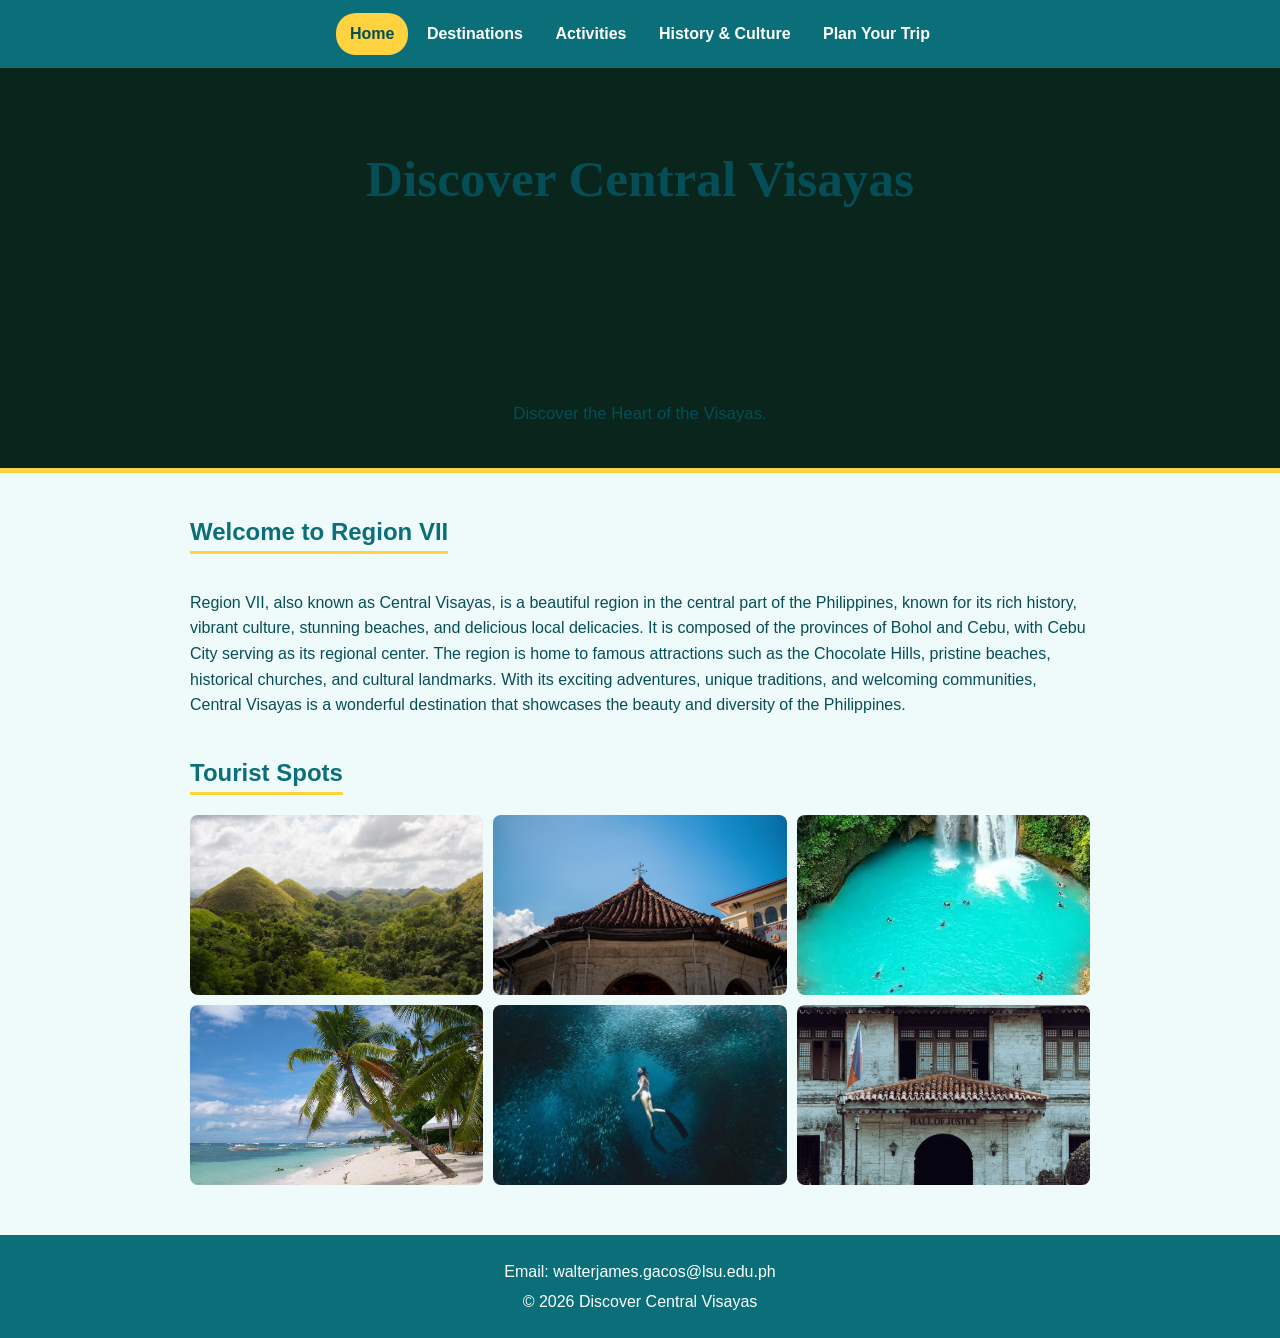
<file: Website Folder/index.html>
<!DOCTYPE html>
<html lang="en">
<head>
  <meta charset="UTF-8">
  <meta name="viewport" content="width=device-width, initial-scale=1.0">
  <title>Home | Discover Central Visayas</title>
  <link rel="stylesheet" href="style.css">
</head>
<body>

  <nav>
    <a class="active" href="index.html">Home</a>
    <a href="destinations.html">Destinations</a>
    <a href="activities.html">Activities</a>
    <a href="history.html">History &amp; Culture</a>
    <a href="plan-trip.html">Plan Your Trip</a>
  </nav>

  <header class="page-hero">
    <video class="page-hero-video" autoplay muted loop playsinline preload="metadata">
      <source src="../Asset Folder/Videos/Region 7 - Central Visayas ‖ Tourism Ad.mp4" type="video/mp4">
    </video>
    <h1>Discover Central Visayas</h1>
    <p>Discover the Heart of the Visayas.</p>
  </header>

  <main>
    <section>
      <h2>Welcome to Region VII</h2>
      <p>Region VII, also known as Central Visayas, is a beautiful region in the central part of the Philippines, known for its rich history, vibrant culture, stunning beaches, and delicious local delicacies. 
      It is composed of the provinces of Bohol and Cebu, with Cebu City serving as its regional center. The region is home to famous attractions such as the Chocolate Hills, pristine beaches, historical churches, 
      and cultural landmarks. With its exciting adventures, unique traditions, and welcoming communities, Central Visayas is a wonderful destination that showcases the beauty and diversity of the Philippines.</p>
    </section>

    <section>
      <h2>Tourist Spots</h2>
      <div class="gallery">
        <img src="../Asset Folder/Images/chocolate-hills.avif" alt="chocolate-hills">
        <img src="../Asset Folder/Images/Magellan's-Cross-Pavillion.jpg" alt="Magellan">
        <img src="../Asset Folder/Images/Kawasan-Falls(2).jpg" alt="Kawasan-Falls">
        <img src="../Asset Folder/Images/Alona_Beach.jpg" alt="Alona_Beach">
        <img src="../Asset Folder/Images/Moalboal-Sardine-Run(2).jpg" alt="Moalboal-Sardine-Run">
        <img src="../Asset Folder/Images/Hall-Of-Justice.jpg" alt="Hall-Of-Justice">
    </section>
  </main>

  <footer>
    <p>Email: walterjames.gacos@lsu.edu.ph</p>
    <p>&copy; 2026 Discover Central Visayas</p>
  </footer>

</body>
</html>
</file>
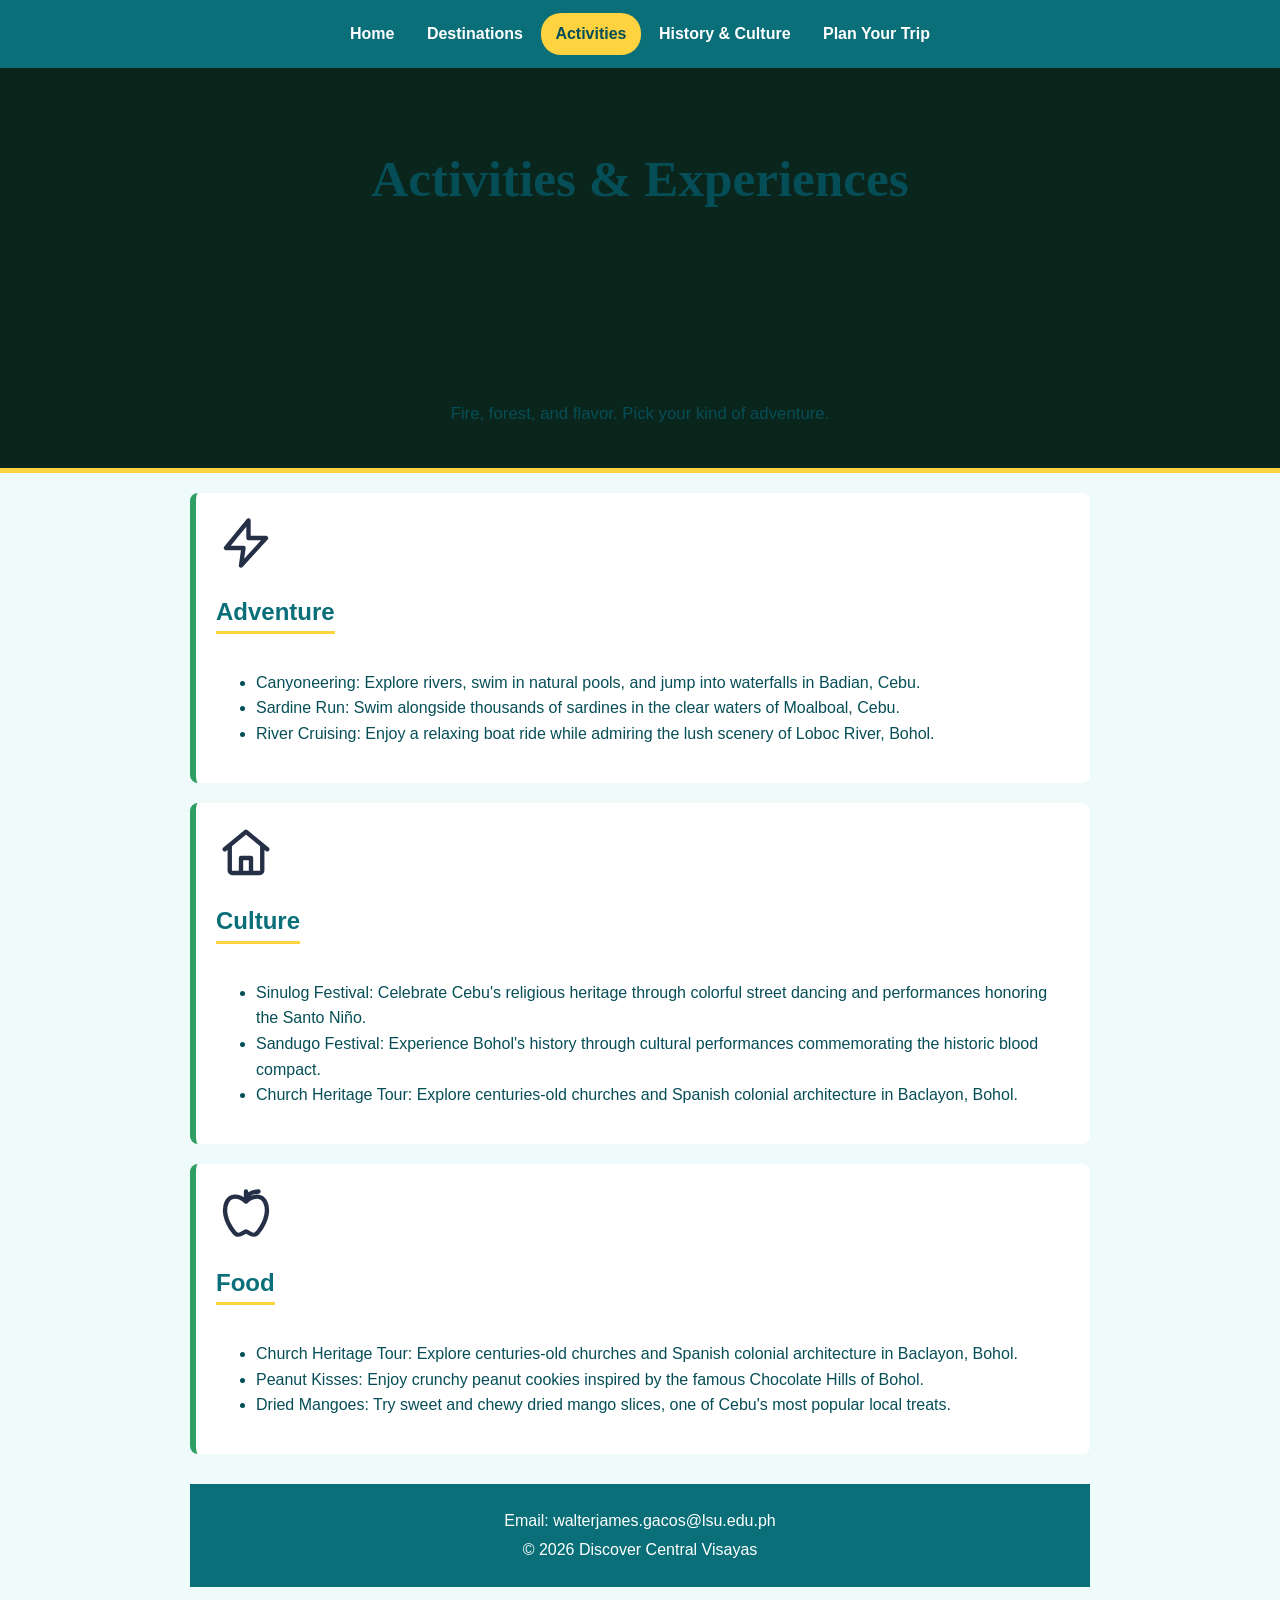
<file: Website Folder/activities.html>
<!DOCTYPE html>
<html lang="en">
<head>
  <meta charset="UTF-8">
  <meta name="viewport" content="width=device-width, initial-scale=1.0">
  <title>Activities &amp; Experiences | Discover Central Visayas</title>
  <link rel="stylesheet" href="style.css">
</head>
<body>

  <nav>
    <a href="index.html">Home</a>
    <a href="destinations.html">Destinations</a>
    <a class="active" href="activities.html">Activities</a>
    <a href="history.html">History &amp; Culture</a>
    <a href="plan-trip.html">Plan Your Trip</a>
  </nav>

  <!-- VIDEO HEADER: change the video file in src to your own -->
  <header class="page-hero">
    <video class="page-hero-video" autoplay muted loop playsinline preload="metadata">
      <source src="../Asset Folder/Videos/Discover-Central-Visayas.mp4" type="video/mp4">
    </video>
    <h1>Activities &amp; Experiences</h1>
    <p>Fire, forest, and flavor. Pick your kind of adventure.</p>
  </header>

  <main>
    <section class="box">
      <img class="icon" src="../Asset Folder/Icons/lightning.svg" alt="Adventure">
      <h2>Adventure</h2>
      <ul>
        <li>Canyoneering: Explore rivers, swim in natural pools, and jump into waterfalls in Badian, Cebu.</li>
        <li>Sardine Run: Swim alongside thousands of sardines in the clear waters of Moalboal, Cebu.</li>
        <li>River Cruising: Enjoy a relaxing boat ride while admiring the lush scenery of Loboc River, Bohol.</li>
      </ul>
    </section>

    <section class="box">
      <img class="icon" src="../Asset Folder/Icons/home.svg" alt="Culture">
      <h2>Culture</h2>
      <ul>
        <li>Sinulog Festival: Celebrate Cebu's religious heritage through colorful street dancing and performances honoring the Santo Niño.</li>
        <li>Sandugo Festival: Experience Bohol's history through cultural performances commemorating the historic blood compact.</li>
        <li>Church Heritage Tour: Explore centuries-old churches and Spanish colonial architecture in Baclayon, Bohol.</li>
      </ul>
    </section>

    <section class="box">
      <img class="icon" src="../Asset Folder/Icons/apple.svg" alt="Food">
      <h2>Food</h2>
      <ul>
        <li>Church Heritage Tour: Explore centuries-old churches and Spanish colonial architecture in Baclayon, Bohol.</li>
        <li>Peanut Kisses: Enjoy crunchy peanut cookies inspired by the famous Chocolate Hills of Bohol.</li>
        <li>Dried Mangoes: Try sweet and chewy dried mango slices, one of Cebu's most popular local treats.</li>
      </ul>
    </section>

  <footer>
    <p>Email: walterjames.gacos@lsu.edu.ph</p>
    <p>&copy; 2026 Discover Central Visayas</p>
  </footer>

</body>
</html>
</file>
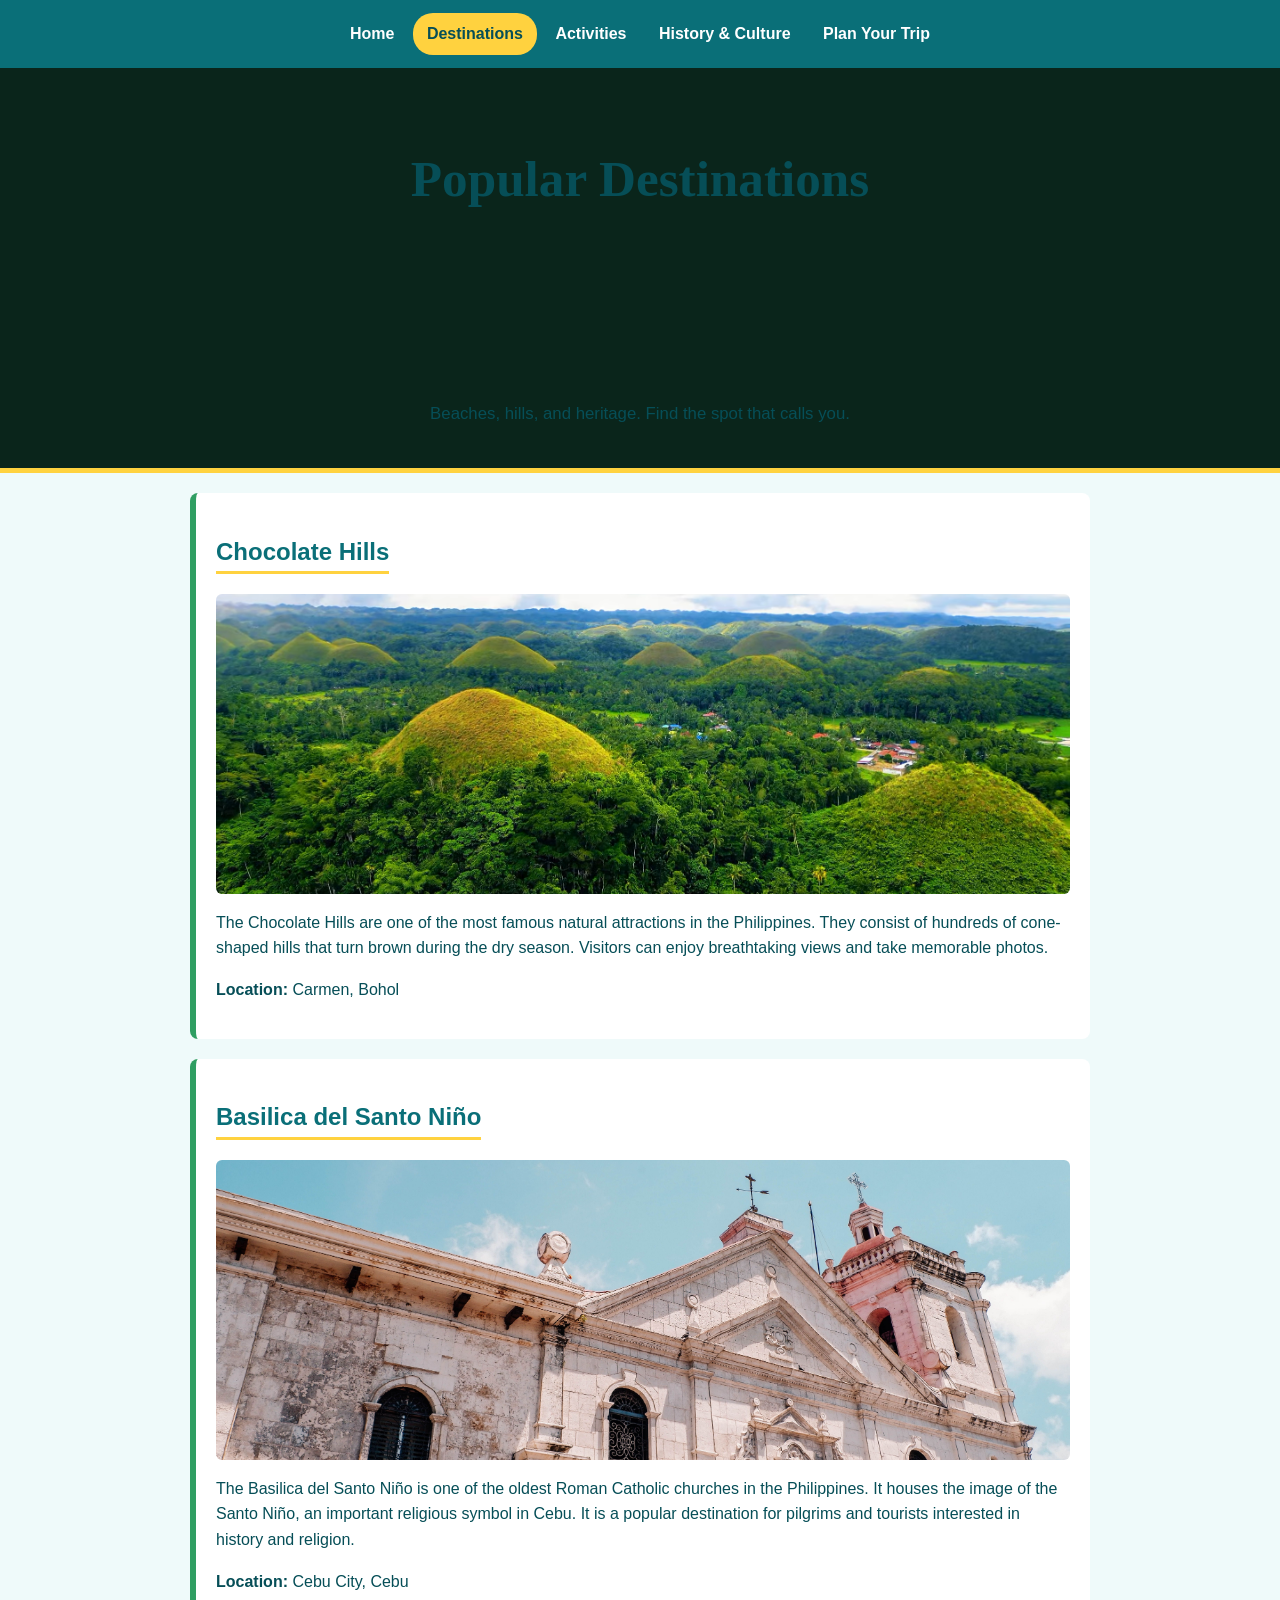
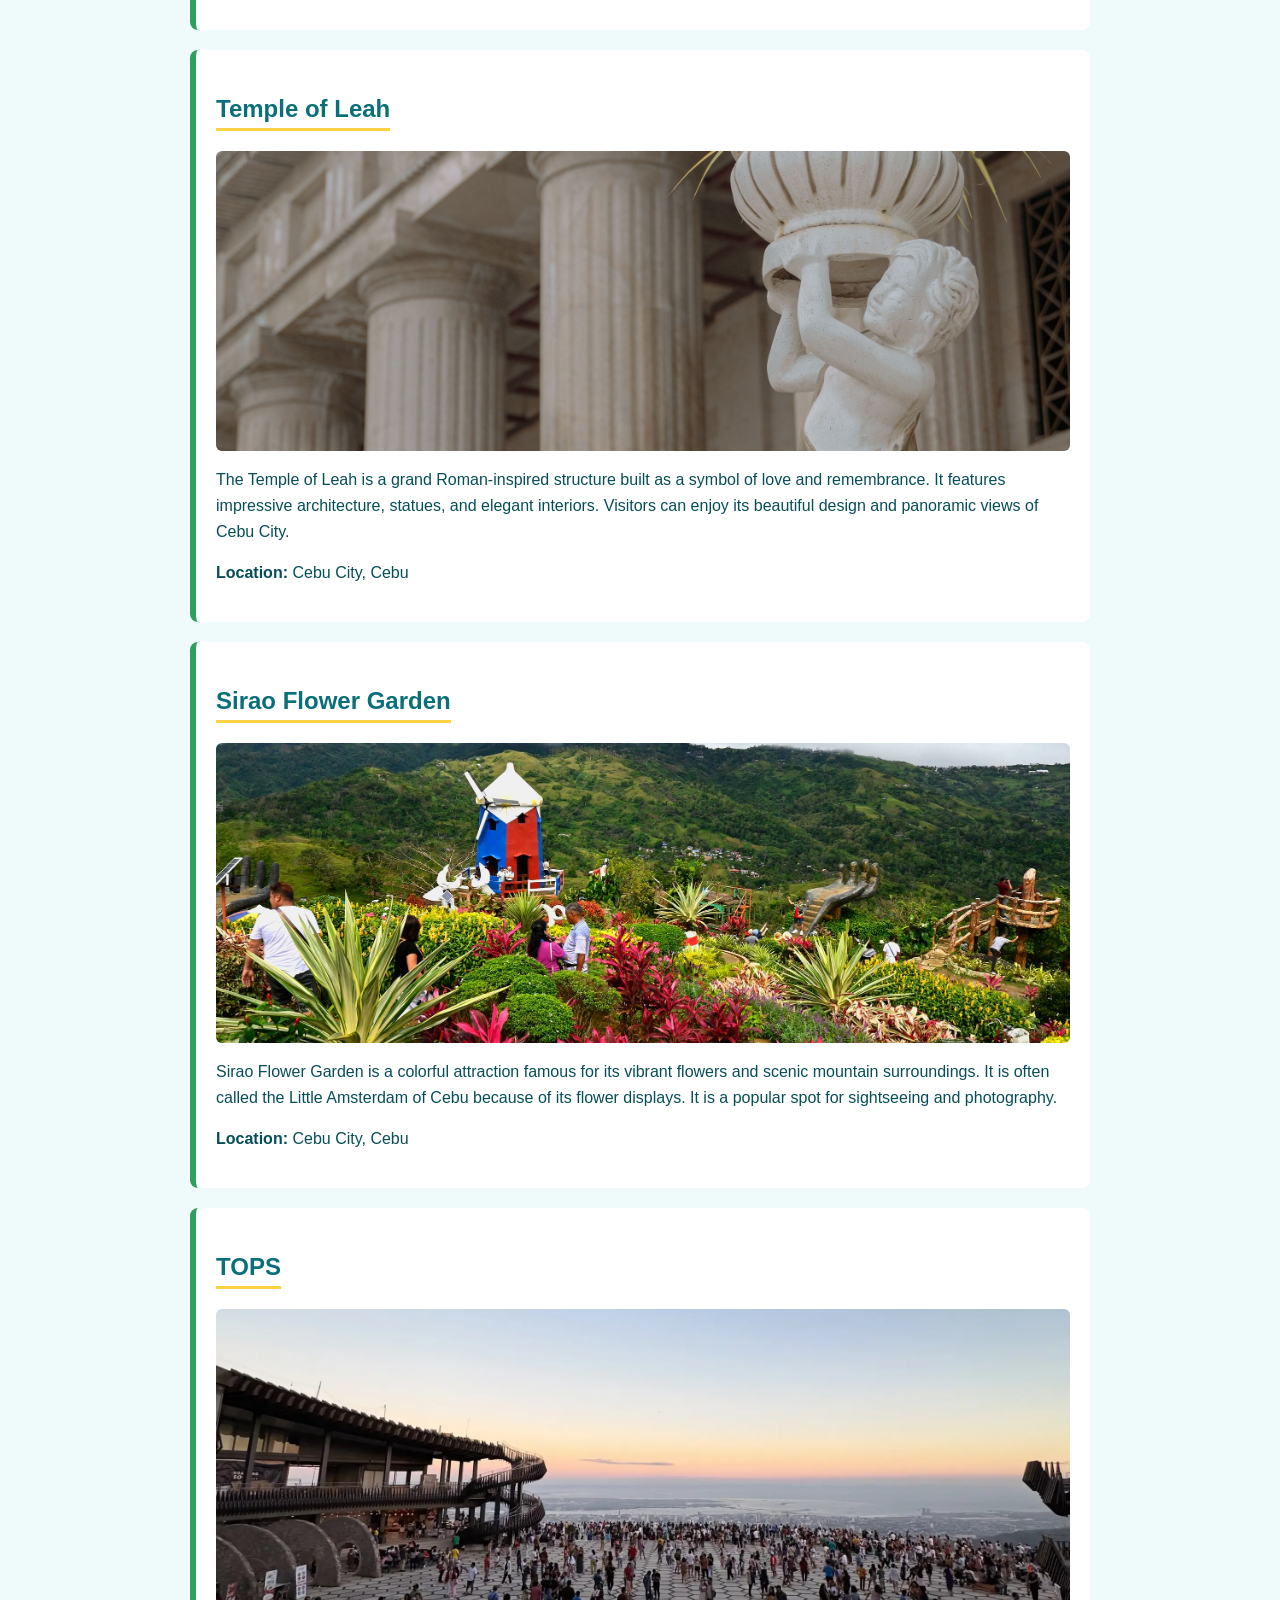
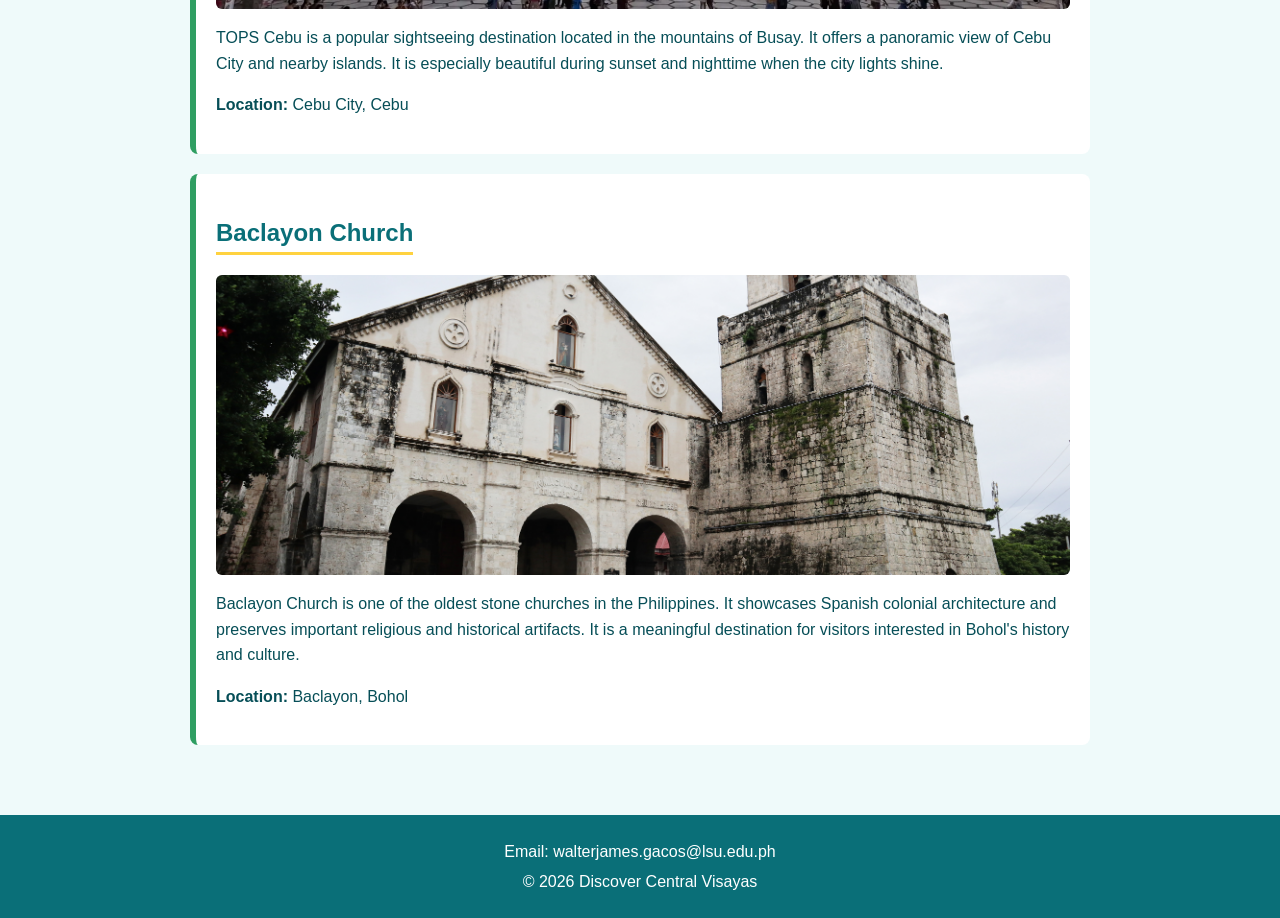
<file: Website Folder/destinations.html>
<!DOCTYPE html>
<html lang="en">
<head>
  <meta charset="UTF-8">
  <meta name="viewport" content="width=device-width, initial-scale=1.0">
  <title>Popular Destinations | Discover Central Visayas</title>
  <link rel="stylesheet" href="style.css">
</head>
<body>

  <nav>
    <a href="index.html">Home</a>
    <a class="active" href="destinations.html">Destinations</a>
    <a href="activities.html">Activities</a>
    <a href="history.html">History &amp; Culture</a>
    <a href="plan-trip.html">Plan Your Trip</a>
  </nav>

  <header class="page-hero">
    <video class="page-hero-video" autoplay muted loop playsinline preload="metadata">
      <source src="../Asset Folder/Videos/Chocolate-hills.mp4" type="video/mp4">
    </video>
    <h1>Popular Destinations</h1>
    <p>Beaches, hills, and heritage. Find the spot that calls you.</p>
  </header>

  <main>
    <section class="box">
      <h2><b>Chocolate Hills</b></h2>
      <img class="photo" src="../Asset Folder/Images/chocolate-hills(2).png" alt="Chocolate-hills">
      <p>The Chocolate Hills are one of the most famous natural attractions in the Philippines. 
      They consist of hundreds of cone-shaped hills that turn brown during the dry season. Visitors 
      can enjoy breathtaking views and take memorable photos.</p>
      <p><strong>Location:</strong> Carmen, Bohol</p>
    </section>

    <section class="box">
      <h2><b>Basilica del Santo Niño</b></h2>
      <img class="photo" src="../Asset Folder/Images/Basilica-del-Santo-Niño.jpg" alt="Basilica-del-Santo-Niño">
      <p>The Basilica del Santo Niño is one of the oldest Roman Catholic churches in the Philippines.
      It houses the image of the Santo Niño, an important religious symbol in Cebu. It is a popular 
      destination for pilgrims and tourists interested in history and religion.</p>
      <p><strong>Location:</strong> Cebu City, Cebu</p>
    </section>

    <section class="box">
      <h2><b>Temple of Leah</b></h2>
      <img class="photo" src="../Asset Folder/Images/Temple-of-Leah.jpg" alt="Temple-of-Leah">
      <p>The Temple of Leah is a grand Roman-inspired structure built as a symbol of love and remembrance.
      It features impressive architecture, statues, and elegant interiors. Visitors can enjoy its beautiful 
      design and panoramic views of Cebu City.</p>
      <p><strong>Location:</strong> Cebu City, Cebu</p>
    </section>

    <section class="box">
      <h2><b>Sirao Flower Garden</b></h2>
      <img class="photo" src="../Asset Folder/Images/Sirao-Garden.jpg" alt="Sirao-Garden">
      <p>Sirao Flower Garden is a colorful attraction famous for its vibrant flowers and scenic mountain surroundings.
      It is often called the Little Amsterdam of Cebu because of its flower displays.
      It is a popular spot for sightseeing and photography.</p>
      <p><strong>Location:</strong> Cebu City, Cebu</p>
    </section>

    <section class="box">
      <h2><b>TOPS</b></h2>
      <img class="photo" src="../Asset Folder/Images/TOPS.webp" alt="TOPS">
      <p>TOPS Cebu is a popular sightseeing destination located in the mountains of Busay. 
      It offers a panoramic view of Cebu City and nearby islands. It is especially beautiful 
      during sunset and nighttime when the city lights shine.</p>
      <p><strong>Location:</strong> Cebu City, Cebu</p>
    </section>

    <section class="box">
      <h2><b>Baclayon Church</b></h2>
      <img class="photo" src="../Asset Folder/Images/Baclayon-Church.jpg" alt="Baclayon-Church">
      <p>Baclayon Church is one of the oldest stone churches in the Philippines.
      It showcases Spanish colonial architecture and preserves important religious and historical artifacts.
      It is a meaningful destination for visitors interested in Bohol's history and culture.</p>
      <p><strong>Location:</strong> Baclayon, Bohol</p>
    </section>
  </main>

  <footer>
    <p>Email: walterjames.gacos@lsu.edu.ph</p>
    <p>&copy; 2026 Discover Central Visayas</p>
  </footer>

</body>
</html>
</file>
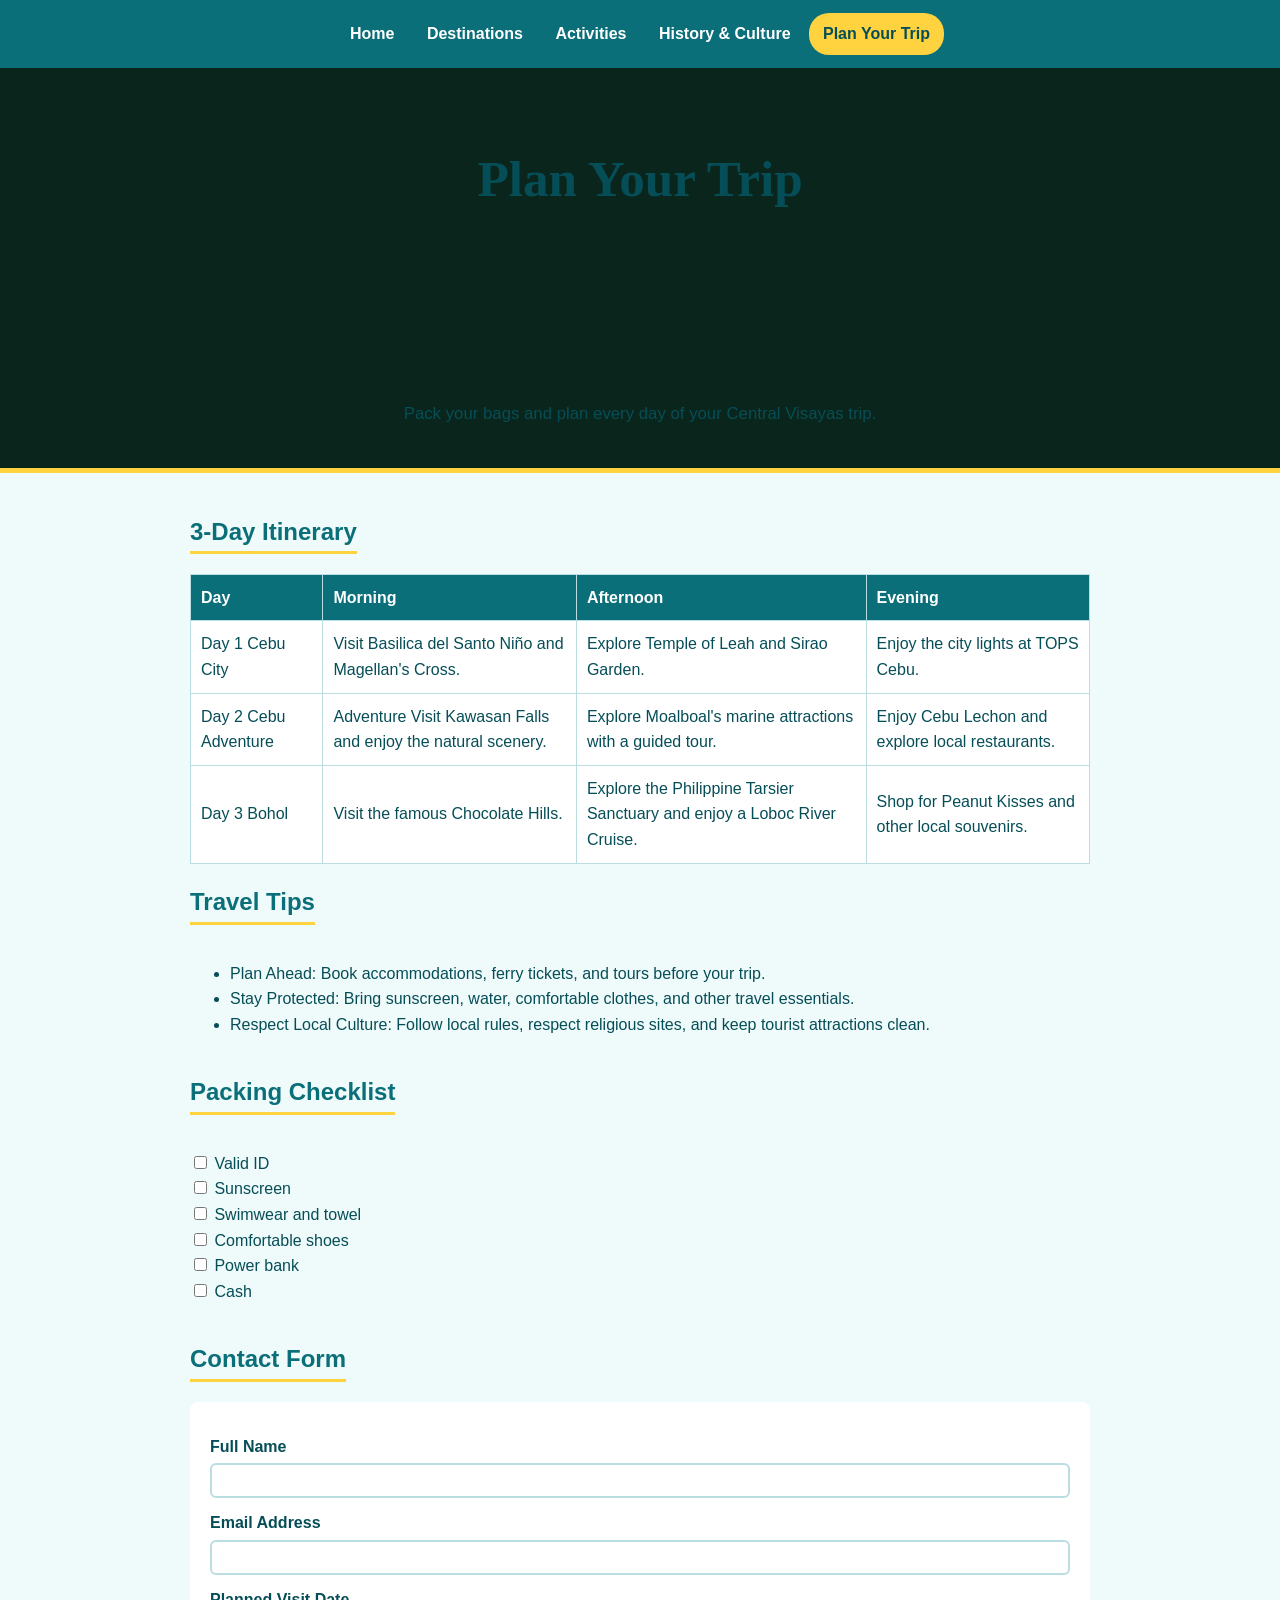
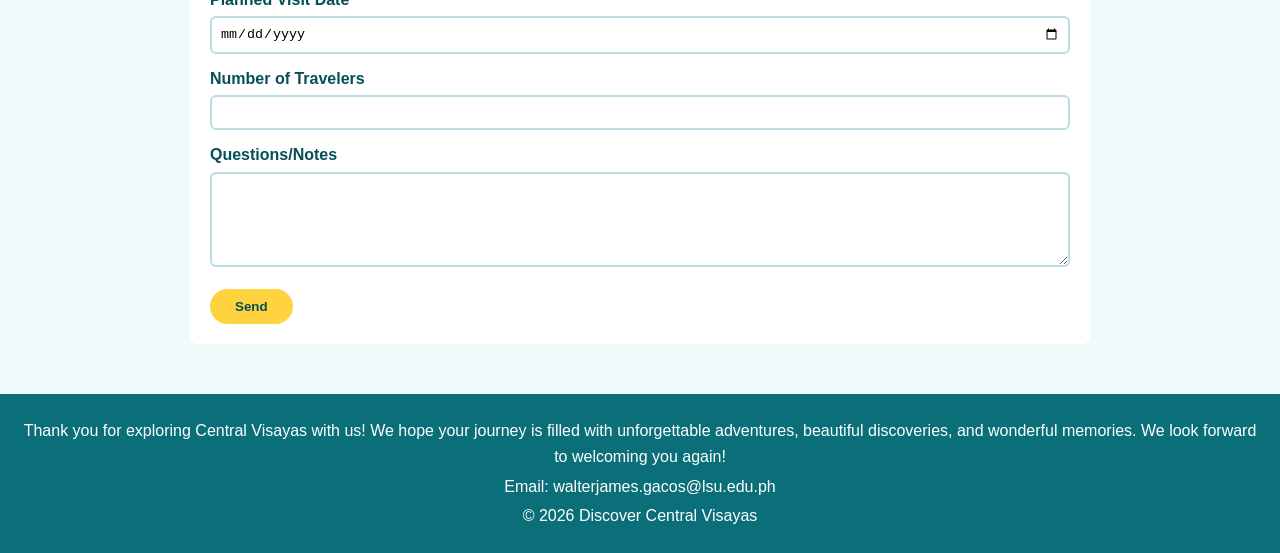
<file: Website Folder/plan-trip.html>
<!DOCTYPE html>
<html lang="en">
<head>
  <meta charset="UTF-8">
  <meta name="viewport" content="width=device-width, initial-scale=1.0">
  <title>Plan Your Trip | Discover Central Visayas</title>
  <link rel="stylesheet" href="style.css">
</head>
<body>

  <nav>
    <a href="index.html">Home</a>
    <a href="destinations.html">Destinations</a>
    <a href="activities.html">Activities</a>
    <a href="history.html">History &amp; Culture</a>
    <a class="active" href="plan-trip.html">Plan Your Trip</a>
  </nav>

  <!-- VIDEO HEADER: change the video file in src to your own -->
  <header class="page-hero">
    <video class="page-hero-video" autoplay muted loop playsinline preload="metadata">
      <source src="../Asset Folder/Videos/Love-Central-Visayas.mp4" type="video/mp4">
    </video>
    <h1>Plan Your Trip</h1>
    <p>Pack your bags and plan every day of your Central Visayas trip.</p>
  </header>

  <main>
    <section>
      <h2>3-Day Itinerary</h2>
      <table>
        <tr><th>Day</th><th>Morning</th><th>Afternoon</th><th>Evening</th></tr>
        <tr><td>Day 1 Cebu City</td><td>Visit Basilica del Santo Niño and Magellan's Cross.</td><td>Explore Temple of Leah and Sirao Garden.</td><td>Enjoy the city lights at TOPS Cebu.</td></tr>
        <tr><td>Day 2 Cebu Adventure</td><td>Adventure	Visit Kawasan Falls and enjoy the natural scenery.</td><td>Explore Moalboal's marine attractions with a guided tour.</td><td>Enjoy Cebu Lechon and explore local restaurants.</td></tr>
        <tr><td>Day 3 Bohol</td><td>Visit the famous Chocolate Hills.</td><td>Explore the Philippine Tarsier Sanctuary and enjoy a Loboc River Cruise.</td><td>Shop for Peanut Kisses and other local souvenirs.</td></tr>
      </table>
    </section>

    <section>
      <h2>Travel Tips</h2>
      <ul>
        <li>Plan Ahead: Book accommodations, ferry tickets, and tours before your trip.</li>
        <li>Stay Protected: Bring sunscreen, water, comfortable clothes, and other travel essentials.</li>
        <li>Respect Local Culture: Follow local rules, respect religious sites, and keep tourist attractions clean.</li>
      </ul>
    </section>

    <section>
      <h2>Packing Checklist</h2>
      <ul class="checklist">
        <li><input type="checkbox"> Valid ID</li>
        <li><input type="checkbox"> Sunscreen</li>
        <li><input type="checkbox"> Swimwear and towel</li>
        <li><input type="checkbox"> Comfortable shoes</li>
        <li><input type="checkbox"> Power bank</li>
        <li><input type="checkbox"> Cash</li>
      </ul>
    </section>

    <section>
      <h2>Contact Form</h2>
      <form action="#" method="post">
        <label for="name">Full Name</label>
        <input type="text" id="name" name="name">

        <label for="email">Email Address</label>
        <input type="email" id="email" name="email">

        <label for="date">Planned Visit Date</label>
        <input type="date" id="date" name="date">

        <label for="travelers">Number of Travelers</label>
        <input type="number" id="travelers" name="travelers" min="1">

        <label for="notes">Questions/Notes</label>
        <textarea id="notes" name="notes" rows="5"></textarea>

        <button type="submit">Send</button>
      </form>
    </section>
  </main>

  <footer>
    <p>Thank you for exploring Central Visayas with us! We hope your journey is filled with unforgettable adventures, beautiful discoveries, and wonderful memories. We look forward to welcoming you again!</p>
    <p>Email: walterjames.gacos@lsu.edu.ph</p>
    <p>&copy; 2026 Discover Central Visayas</p>
  </footer>

</body>
</html>
</file>
<file: Website Folder/style.css>
body {
  margin: 0;
  font-family: Arial, sans-serif;
  line-height: 1.6;
  color: #064e57;
  background-color: #effafa;
}
 
img {
  width: 100%;
  display: block;
}
 
main {
  max-width: 900px;
  margin: 0 auto;
  padding: 20px;
}
 
h2 {
  display: inline-block;
  color: #0a6f78;
  border-bottom: 3px solid #ffd23f;
}
 
h3 {
  color: #0a6f78;
}
 
nav {
  background-color: #0a6f78;
  padding: 10px 20px;
  text-align: center;
}
 
nav a {
  display: inline-block;
  margin: 3px 0;
  padding: 8px 14px;
  color: white;
  font-weight: bold;
  text-decoration: none;
  border-radius: 20px;
}
 
nav a:hover,
nav a.active {
  background-color: #ffd23f;
  color: #064e57;
}
 
.banner {
  height: 350px;
  object-fit: cover;
}
 
.hero {
  position: relative;
  width: 100%;
  height: 70vh;
  min-height: 360px;
  max-height: 600px;
  overflow: hidden;
  background-color: #0a6f78;
  border-bottom: 5px solid #ffd23f;
}
 
.hero-video {
  position: absolute;
  inset: 0;
  width: 100%;
  height: 100%;
  object-fit: cover;
}
 
.hero::before {
  content: "";
  position: absolute;
  inset: 0;
  background: linear-gradient(to bottom, rgba(0,0,0,.25), rgba(0,0,0,.05) 50%, rgba(0,0,0,.2));
  z-index: 1;
}
 
.title-box {
  background-color: #fff1b8;
  text-align: center;
  padding: 25px 20px;
}
 
.title-box h1 {
  margin: 0;
}
 
.title-box p {
  margin: 5px 0 0;
  font-size: 1.2em;
}
 
.gallery {
  display: grid;
  grid-template-columns: repeat(3, 1fr);
  gap: 10px;
}
 
.gallery img {
  height: 180px;
  object-fit: cover;
  border-radius: 8px;
}
 
.page-title {
  background-color: #0a6f78;
  color: white;
  text-align: center;
  padding: 40px 20px;
}
 
.page-title h1 {
  margin: 0;
}
 
.box {
  background-color: white;
  padding: 20px;
  margin-bottom: 20px;
  border-left: 6px solid #2f9e62;
  border-radius: 8px;
}
 
.photo {
  height: 300px;
  object-fit: cover;
  border-radius: 6px;
}
 
.icon {
  width: 60px;
  height: 60px;
  object-fit: cover;
  border-radius: 50%;
}
 
table {
  width: 100%;
  border-collapse: collapse;
  background-color: white;
}
 
th, td {
  border: 1px solid #b9dde0;
  padding: 10px;
  text-align: left;
}
 
th {
  background-color: #0a6f78;
  color: white;
}
 
.checklist {
  list-style: none;
  padding-left: 0;
}
 
form {
  background-color: white;
  padding: 20px;
  border-radius: 8px;
}
 
label {
  display: block;
  margin-top: 12px;
  font-weight: bold;
}
 
form input,
form textarea {
  width: 100%;
  padding: 8px;
  margin-top: 4px;
  box-sizing: border-box;
}
 
button {
  margin-top: 15px;
  padding: 10px 25px;
  background-color: #ffd23f;
  color: #064e57;
  font-weight: bold;
  border: none;
  border-radius: 20px;
  cursor: pointer;
}
 
button:hover {
  background-color: #ffc107;
}
 
/* ----- Footer ----- */
footer {
  background-color: #0a6f78;
  color: white;
  text-align: center;
  padding: 20px;
  margin-top: 30px;
}
 
footer p {
  margin: 4px 0;
}
 
@media (max-width: 600px) {
  .gallery {
    grid-template-columns: repeat(2, 1fr);
  }
 
  .banner {
    height: 220px;
  }
 
  .hero {
    height: 50vh;
  }
 
  .waves {
    height: 55px;
  }
}
 
.page-hero {
  position: relative;
  display: flex;
  flex-direction: column;           
  align-items: center;
  justify-content: space-between;
  box-sizing: border-box;
  height: 45vh;
  min-height: 320px;
  padding: 70px 20px 40px;
  overflow: hidden;
  background-color: #0f2a20;       
  text-align: center;
  border-bottom: 5px solid #ffd23f;
}
 
.page-hero-video {
  position: absolute;
  inset: 0;
  width: 100%;
  height: 100%;
  object-fit: cover;
}
 
.page-hero::before {
  content: "";
  position: absolute;
  inset: 0;
  background-color: rgba(8, 35, 25, 0.65);
  z-index: 1;
}
 
.page-hero h1,
.page-hero p {
  position: relative;
  z-index: 2;
  margin: 0;
}
 
.page-hero h1 {
  font-family: Georgia, "Times New Roman", serif;
  font-size: 3.2em;
}
 
.page-hero p {
  font-size: 1.05em;
}
 
@media (max-width: 600px) {
  .page-hero {
    height: 40vh;
    min-height: 260px;
    padding: 50px 15px 30px;
  }
 
  .page-hero h1 {
    font-size: 2em;
  }
}

.box {
  transition: 0.3s;
}
 
.box:hover {
  transform: translateY(-6px);               
  box-shadow: 0 8px 18px rgba(0, 0, 0, 0.2);
  border-left-color: #ffd23f;                
}
 
.icon {
  transition: 0.5s;
}
 
.box:hover .icon {
  transform: rotate(360deg) scale(1.1);
}
 
.photo {
  transition: 0.4s;
}
 
.photo:hover {
  transform: scale(1.04);
}
 
main li {
  transition: 0.3s;
}
 
main li:hover {
  color: #2f9e62;
  transform: translateX(8px);
}
 
td {
  transition: 0.3s;
}
 
tr:hover td {
  background-color: #fff1b8;
}
 
form input,
form textarea {
  border: 2px solid #b9dde0;
  border-radius: 6px;
  transition: 0.3s;
}
 
form input:hover,
form textarea:hover {
  background-color: #fff1b8;
}
 
form input:focus,
form textarea:focus {
  outline: 3px solid #ffd23f;
  border-color: #0a6f78;
}
 
button {
  transition: 0.3s;
}
 
button:hover {
  transform: translateY(-3px);
  box-shadow: 0 5px 10px rgba(0, 0, 0, 0.25);
}
 
.item {
  position: relative;       
  padding-bottom: 8px;
}
 
.when {
  display: block;
  box-sizing: border-box;
  width: 140px;
  padding: 8px 16px;
  background-color: #0a6f78;
  color: white;
  font-weight: bold;
  text-align: center;
  border-radius: 20px;
  cursor: pointer;
  transition: 0.3s;
}
 
.item:hover .when {
  background-color: #ffd23f;
  color: #064e57;
  transform: translateX(10px);
}
 

.story {
  display: none;
  position: absolute;         
  top: 0;
  left: 160px;
  right: 0;
  z-index: 10;             
  box-sizing: border-box;
  padding: 20px 25px;
  background-color: white;
  border-left: 8px solid #ffd23f;
  border-radius: 0 8px 8px 0;
  box-shadow: 0 4px 12px rgba(0, 0, 0, 0.15);
}
 
.item:hover .story {
  display: block;
  animation: slide 0.4s;
}
 
.story p {
  margin: 0;
}
 
@keyframes slide {
  from {
    transform: translateX(-40px);
    opacity: 0;
  }
  to {
    transform: translateX(0);
    opacity: 1;
  }
}

@media (max-width: 600px) {
  .when {
    width: 100px;
    padding: 8px 6px;
    font-size: 0.85em;
  }
 
  .story {
    left: 115px;
    padding: 15px;
  }
}
 
.pic {
  display: flex;
  align-items: center;
  justify-content: center;
  width: 100%;
  height: 170px;
  box-sizing: border-box;
  object-fit: cover;         
  background-color: #fff1b8;
  color: #0a6f78;
  font-weight: bold;
}
 
.group-title {
  display: inline-block;
  margin: 25px 0 15px;
  padding: 6px 20px;
  background-color: #ffd23f;
  color: #064e57;
  border-radius: 20px;
}
 
.cards {
  display: grid;
  grid-template-columns: repeat(auto-fit, minmax(200px, 1fr));
  gap: 20px;
}
 
.card {
  background-color: white;
  border: 3px solid #0a6f78;
  border-radius: 20px;
  overflow: hidden;
  transition: 0.3s;
}
 
.card:hover {
  transform: translateY(-6px);
  border-color: #2f9e62;
}
 
.card .pic {
  border-bottom: 5px solid #ffd23f;
}
 
.card-text {
  padding: 12px 16px;
  text-align: center;
}
 
.card-text h4 {
  margin: 0;
  color: #0a6f78;
}
 
.card-text p {
  margin: 2px 0 0;
}
</file>
